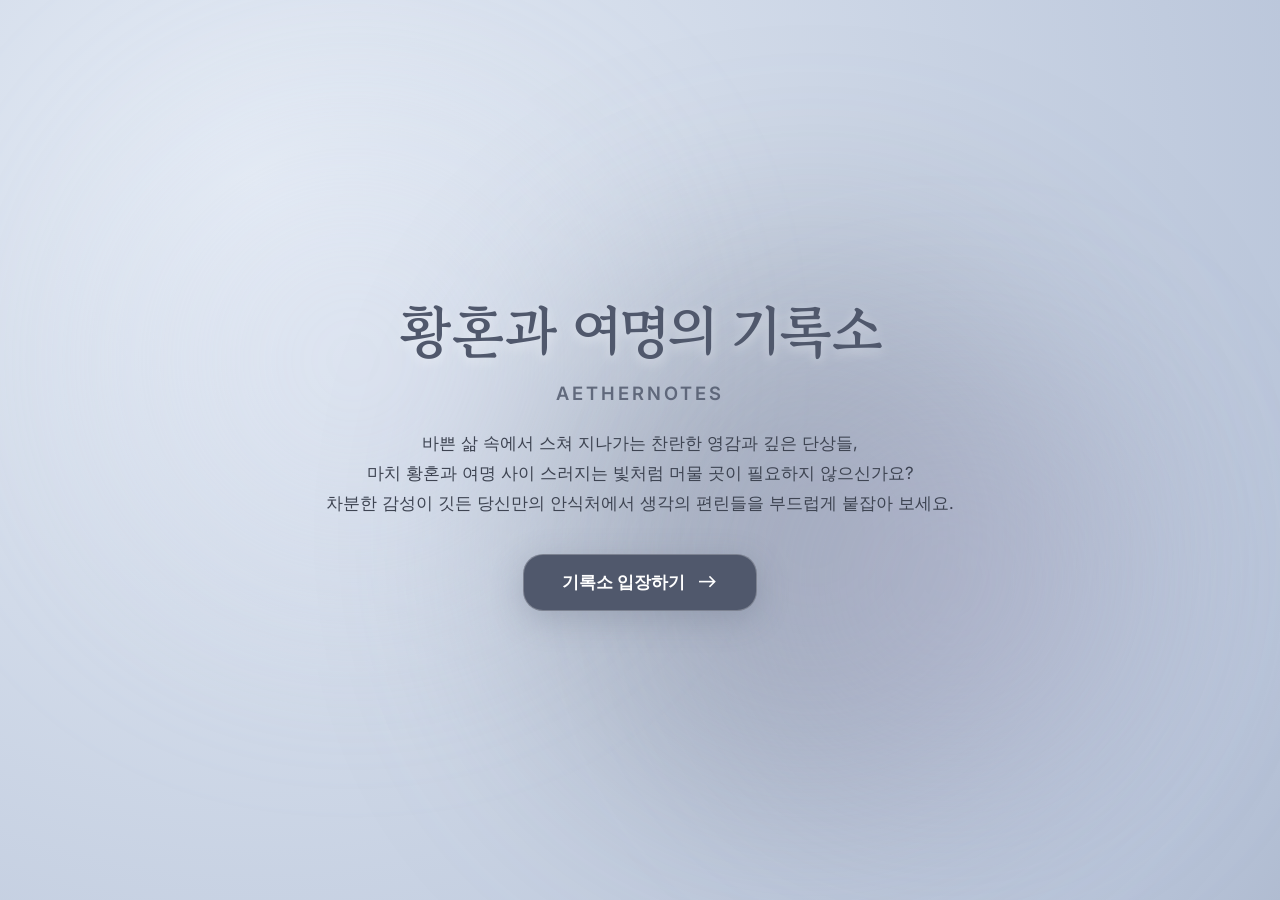
<file: docs/index.html>
<!doctype html>
<html lang="ko">
  <head>
    <meta charset="UTF-8" />
    <meta name="viewport" content="width=device-width, initial-scale=1.0" />
    <title>황혼과 여명의 기록소</title>
    <meta name="description" content="황혼과 여명의 기록소" />
    <meta property="og:title" content="황혼과 여명의 기록소" />
    <meta property="og:url" content="https://pjmoo.github.io/260529_HW" />
    <meta property="og:image" content="https://pjmoo.github.io/260529_HW/preview.png" />
    <link rel="icon" type="image/png" href="./favicon-96x96.png" sizes="96x96" />
    <link rel="icon" type="image/svg+xml" href="./favicon.svg" />
    <link rel="shortcut icon" href="./favicon.ico" />
    <link rel="apple-touch-icon" sizes="180x180" href="./apple-touch-icon.png" />
    <link rel="manifest" href="./site.webmanifest" />

    <!-- Google Fonts -->
    <link rel="preconnect" href="https://fonts.googleapis.com" />
    <link rel="preconnect" href="https://fonts.gstatic.com" crossorigin />
    <link
      href="https://fonts.googleapis.com/css2?family=Gowun+Batang:wght@400;700&family=Inter:wght@300;400;500;600;700&family=JetBrains+Mono:wght@400;500&display=swap"
      rel="stylesheet"
    />

    <!-- Material Icons -->
    <link
      rel="stylesheet"
      href="https://fonts.googleapis.com/css2?family=Material+Symbols+Outlined:opsz,wght,FILL,GRAD@20..48,100..700,0..1,-50..200"
    />

    <link rel="stylesheet" href="style.css" />

    <style>
      /* ─── 랜딩 페이지 전용 스타일 ─── */
      body {
        justify-content: center;
        align-items: center;
      }
      .landing-wrapper {
        position: relative;
        z-index: 10;
        width: 100%;
        max-width: 1200px;
        margin: 0 auto;
        padding: 40px 24px;
        display: flex;
        flex-direction: column;
        align-items: center;
        gap: 40px;
      }
      .landing-header {
        text-align: center;
        animation: fadeInDown 1.2s cubic-bezier(0.16, 1, 0.3, 1) both;
      }
      .landing-title {
        font-family: var(--font-fancy);
        font-size: 3.5rem;
        font-weight: 700;
        color: var(--color-deep-steel);
        letter-spacing: -1px;
        text-shadow: 0 4px 12px rgba(255, 255, 255, 0.45);
        margin-bottom: 12px;
      }
      .landing-subtitle {
        font-size: 1.15rem;
        letter-spacing: 3px;
        color: rgba(80, 88, 108, 0.85);
        text-transform: uppercase;
        font-weight: 600;
        margin-bottom: 24px;
      }
      .landing-desc {
        max-width: 640px;
        font-size: 1.05rem;
        line-height: 1.8;
        color: #3e4452;
        margin: 0 auto 36px auto;
        word-break: keep-all;
      }
      .btn-container {
        display: flex;
        justify-content: center;
        margin-top: 10px;
      }
      .landing-enter-btn {
        display: inline-flex;
        align-items: center;
        gap: 12px;
        padding: 16px 38px;
        border-radius: 20px;
        background: var(--color-deep-steel);
        color: #ffffff;
        font-size: 1.05rem;
        font-weight: 600;
        text-decoration: none;
        box-shadow: 0 8px 32px rgba(80, 88, 108, 0.25);
        transition: var(--transition-cozy);
        border: 1px solid rgba(255, 255, 255, 0.25);
        cursor: pointer;
      }
      .landing-enter-btn i {
        font-size: 1.3rem;
        transition: transform 0.3s ease;
      }
      .landing-enter-btn:hover {
        background: #404656;
        box-shadow: 0 12px 40px rgba(80, 88, 108, 0.4);
        transform: translateY(-4px);
      }
      .landing-enter-btn:hover i {
        transform: translateX(6px);
      }
      .landing-enter-btn:active {
        transform: translateY(-1px);
      }


      /* 애니메이션 정의 */
      @keyframes fadeInDown {
        from {
          opacity: 0;
          transform: translateY(-25px);
        }
        to {
          opacity: 1;
          transform: translateY(0);
        }
      }
      @keyframes fadeIn {
        from {
          opacity: 0;
        }
        to {
          opacity: 1;
        }
      }

      /* 모바일 최적화 반응형 */
      @media (max-width: 768px) {
        .landing-title {
          font-size: 2.4rem;
        }
        .landing-subtitle {
          font-size: 0.95rem;
          letter-spacing: 2px;
        }
        .landing-desc {
          font-size: 0.95rem;
          padding: 0 16px;
        }
        .landing-enter-btn {
          padding: 14px 30px;
          font-size: 0.95rem;
        }
      }
    </style>
  </head>
  <body>
    <!-- 몽환적인 백그라운드 오브 -->
    <div class="orb-container">
      <div class="orb orb-1"></div>
      <div class="orb orb-2"></div>
      <div class="orb orb-3"></div>
    </div>

    <div class="landing-wrapper">
      <header class="landing-header">
        <h1 class="landing-title">황혼과 여명의 기록소</h1>
        <p class="landing-subtitle">AetherNotes</p>
        <p class="landing-desc">
          바쁜 삶 속에서 스쳐 지나가는 찬란한 영감과 깊은 단상들, <br />
          마치 황혼과 여명 사이 스러지는 빛처럼 머물 곳이 필요하지 않으신가요?<br />
          차분한 감성이 깃든 당신만의 안식처에서 생각의 편린들을 부드럽게 붙잡아 보세요.
        </p>
        <div class="btn-container">
          <a href="memo.html" class="landing-enter-btn">
            <span>기록소 입장하기</span>
            <i class="material-symbols-outlined">east</i>
          </a>
        </div>
      </header>




    </div>
  </body>
</html>
</file>
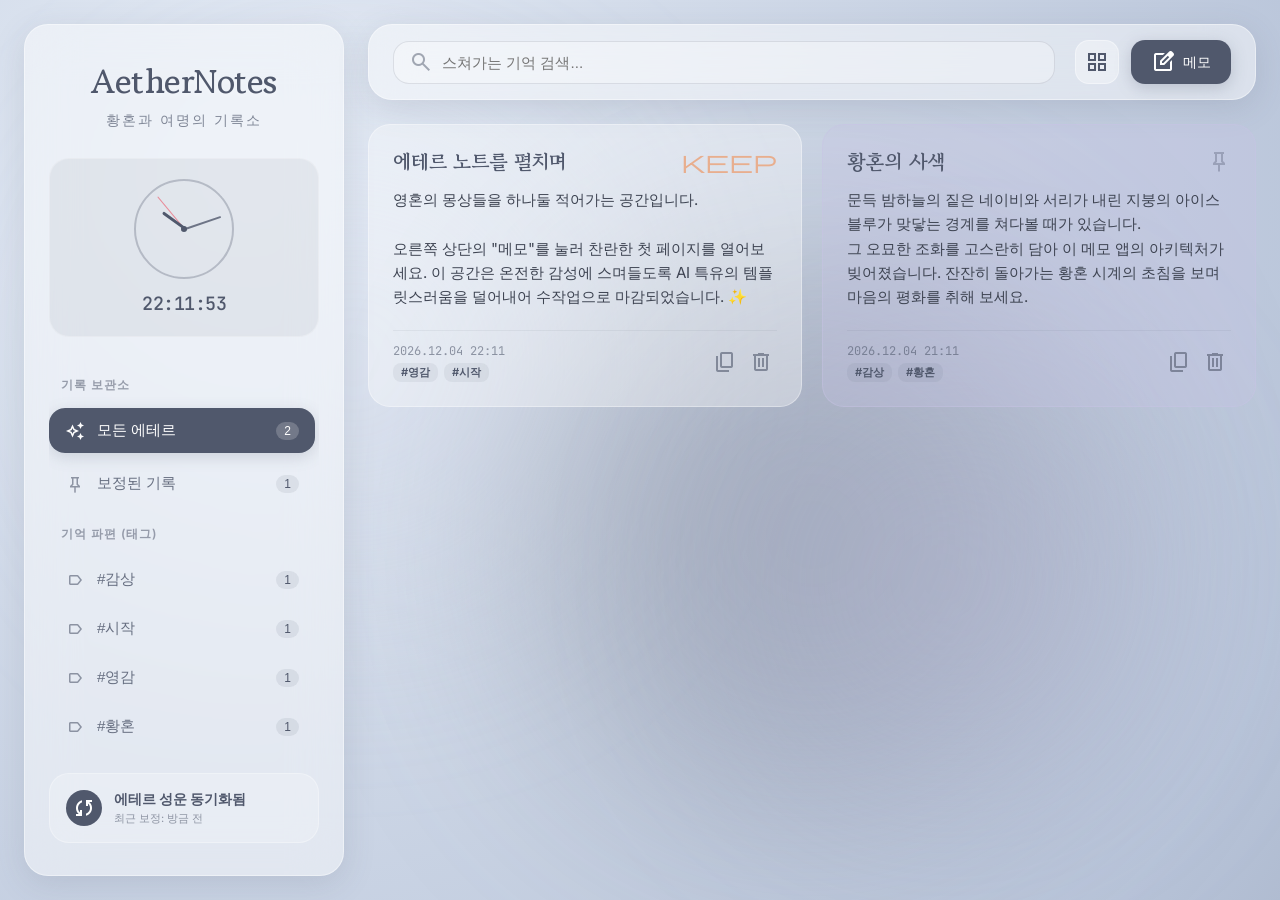
<file: docs/memo.html>
<!doctype html>
<html lang="ko">
  <head>
    <meta charset="UTF-8" />
    <meta name="viewport" content="width=device-width, initial-scale=1.0" />
    <title>황혼과 여명의 기록소</title>
    <link rel="icon" type="image/png" href="favicon-96x96.png" sizes="96x96" />
    <link rel="icon" type="image/svg+xml" href="favicon.svg" />
    <link rel="shortcut icon" href="favicon.ico" />
    <link rel="apple-touch-icon" sizes="180x180" href="apple-touch-icon.png" />
    <link rel="manifest" href="site.webmanifest" />

    <!-- Google Fonts -->
    <link rel="preconnect" href="https://fonts.googleapis.com" />
    <link rel="preconnect" href="https://fonts.gstatic.com" crossorigin />
    <link
      href="https://fonts.googleapis.com/css2?family=Gowun+Batang:wght@400;700&family=Inter:wght@300;400;500;600;700&family=JetBrains+Mono:wght@400;500&display=swap"
      rel="stylesheet"
    />

    <!-- Material Icons -->
    <link
      rel="stylesheet"
      href="https://fonts.googleapis.com/css2?family=Material+Symbols+Outlined:opsz,wght,FILL,GRAD@20..48,100..700,0..1,-50..200"
    />

    <link rel="stylesheet" href="style.css" />
  </head>
  <body>
    <!-- 몽환적인 백그라운드 오브 -->
    <div class="orb-container">
      <div class="orb orb-1"></div>
      <div class="orb orb-2"></div>
      <div class="orb orb-3"></div>
    </div>

    <div class="app-container">
      <!-- ─── 좌측 사이드바 ─── -->
      <aside class="sidebar glass-panel">
        <a href="index.html" class="brand-link">
          <div class="brand-section">
            <h1 class="brand-title">AetherNotes</h1>
            <p class="brand-subtitle">황혼과 여명의 기록소</p>
          </div>
        </a>

        <!-- 시계 위젯 -->
        <div class="clock-widget">
          <div class="analog-clock">
            <div class="clock-face">
              <div id="hour-hand" class="hand hour-hand"></div>
              <div id="min-hand" class="hand minute-hand"></div>
              <div id="sec-hand" class="hand second-hand"></div>
              <div class="center-pin"></div>
            </div>
          </div>
          <div id="digital-clock" class="digital-time">00:00:00</div>
        </div>

        <!-- 메뉴 단상 -->
        <nav class="sidebar-menu">
          <span class="menu-header">기록 보관소</span>
          <button
            id="menu-all"
            class="menu-item active"
            onclick="filterByTag('all')"
          >
            <i class="material-symbols-outlined">auto_awesome</i>
            <span>모든 에테르</span>
            <span id="badge-all" class="badge">0</span>
          </button>
          <button id="menu-pin" class="menu-item" onclick="filterByPinned()">
            <i class="material-symbols-outlined">push_pin</i>
            <span>보정된 기록</span>
            <span id="badge-pinned" class="badge">0</span>
          </button>

          <span class="menu-header">기억 파편 (태그)</span>
          <div
            id="tag-menu-list"
            style="display: flex; flex-direction: column; gap: 4px"
          >
            <!-- 태그 목록 동적 생성 -->
          </div>
        </nav>

        <!-- 동기화 정보 단상 -->
        <div class="sync-widget">
          <button
            id="sync-button"
            class="sync-btn"
            onclick="triggerSyncSimulation()"
          >
            <i class="material-symbols-outlined">sync</i>
          </button>
          <div class="sync-info">
            <div id="sync-status-text" class="sync-status">
              에테르 성운 동기화됨
            </div>
            <div id="sync-time-text" class="sync-time">최근 보정: 방금 전</div>
          </div>
        </div>
      </aside>

      <!-- ─── 메인 캔버스 ─── -->
      <main class="main-canvas">
        <!-- 상단 툴바 -->
        <header class="header-toolbar glass-panel">
          <div class="search-container">
            <i class="material-symbols-outlined search-icon">search</i>
            <input
              type="text"
              id="search-input"
              class="search-input"
              placeholder="스쳐가는 기억 검색..."
              oninput="handleSearch()"
            />
          </div>
          <div class="toolbar-actions">
            <button
              class="btn-icon"
              onclick="toggleLayoutView()"
              title="보기 전환"
            >
              <i id="layout-icon" class="material-symbols-outlined"
                >grid_view</i
              >
            </button>
            <button class="btn-primary" onclick="openNewEditor()">
              <i class="material-symbols-outlined">edit_square</i>
              <span>메모</span>
            </button>
          </div>
        </header>

        <!-- 메모 보드 Grid -->
        <section id="notes-board" class="notes-board">
          <!-- 노트를 동적으로 렌더링 -->
        </section>
      </main>
    </div>

    <!-- ─── 글쓰기 집중 에디터 모달 ─── -->
    <div id="editor-modal" class="editor-modal">
      <div
        id="editor-container"
        class="editor-container glass-panel theme-default"
      >
        <!-- 에디터 헤더 -->
        <header class="editor-header">
          <div class="editor-preset-selectors">
            <div
              class="preset-dot p-default active"
              onclick="setEditorTheme('theme-default', this)"
            ></div>
            <div
              class="preset-dot p-purple"
              onclick="setEditorTheme('theme-purple', this)"
            ></div>
            <div
              class="preset-dot p-mint"
              onclick="setEditorTheme('theme-mint', this)"
            ></div>
            <div
              class="preset-dot p-peach"
              onclick="setEditorTheme('theme-peach', this)"
            ></div>
          </div>

          <div id="editor-status" class="editor-save-status">
            <span></span> 에테르 안전함
          </div>
        </header>

        <!-- 에디터 입력부 -->
        <div class="editor-body">
          <input
            type="text"
            id="editor-title"
            class="editor-title-input"
            placeholder="기록의 이름..."
            oninput="triggerAutosave()"
          />
          <textarea
            id="editor-text"
            class="editor-textarea"
            placeholder="여기에 당신의 몽상을 흘려보내세요..."
            oninput="triggerAutosave()"
          ></textarea>
          <input
            type="text"
            id="editor-tags"
            class="editor-tags-input"
            placeholder="쉼표(,)로 태그를 구별해 보세요 (예: 일상, 영감)"
            oninput="triggerAutosave()"
          />
        </div>

        <!-- 에디터 푸터 -->
        <footer class="editor-footer">
          <button
            id="editor-zen-btn"
            class="editor-zen-btn"
            onclick="toggleZenTimer()"
          >
            <i class="material-symbols-outlined">hourglass_empty</i>
            <span id="editor-zen-text">몰입 타이머 개시</span>
          </button>

          <div class="editor-actions">
            <button class="btn-secondary" onclick="closeEditor()">닫기</button>
          </div>
        </footer>
      </div>
    </div>

    <!-- ─── 기록 미리보기 모달 ─── -->
    <div id="preview-modal" class="editor-modal">
      <div id="preview-container" class="editor-container glass-panel">
        <!-- 헤더: 제목과 핀 상태 -->
        <header class="editor-header">
          <div class="preview-header-left">
            <h2 id="preview-title" class="note-title"></h2>
          </div>
          <button
            id="preview-pin-display"
            class="note-pin-btn"
            title="상단 고정"
          >
            <i class="material-symbols-outlined">push_pin</i>
          </button>
        </header>

        <!-- 본문: 읽기 전용 텍스트와 태그 -->
        <div class="editor-body preview-mode-body">
          <div id="preview-text" class="preview-text-content"></div>
          <div id="preview-tags" class="note-tags preview-tags-margin"></div>
        </div>

        <!-- 푸터: 날짜 및 작업 버튼 -->
        <footer class="editor-footer">
          <div class="preview-meta">
            <span id="preview-date" class="note-date"></span>
          </div>
          <div class="editor-actions">
            <button id="preview-copy-btn" class="btn-secondary">
              <i class="material-symbols-outlined" style="font-size: 1.2rem"
                >content_copy</i
              >
              복사
            </button>
            <button id="preview-edit-btn" class="btn-primary">
              <i class="material-symbols-outlined" style="font-size: 1.2rem"
                >edit</i
              >
              기록 수정
            </button>
            <button class="btn-secondary" onclick="closePreview()">닫기</button>
          </div>
        </footer>
      </div>
    </div>

    <!-- 토스트 알림 컨테이너 -->
    <div id="toast-container" class="toast-container"></div>

    <!-- 핵심 로직 외부 JS 파일 호출 -->
    <script src="utils.js"></script>
    <script src="clock.js"></script>
    <script src="script.js"></script>
  </body>
</html>
</file>
<file: docs/style.css>
/* ─── 디자인 시스템 & 변수 선언 ─── */
:root {
  --color-ice-blue: #dce2f0;
  --color-deep-steel: #50586c;
  --color-bg-gradient-1: #e4ebf5;
  --color-bg-gradient-2: #b8c4d9;
  --color-bg-gradient-3: #50586c;
  --color-accent-purple: #c7c3e4;
  --color-accent-mint: #c4e4db;
  --color-accent-peach: #e4c4c7;
  --font-fancy: "Gowun Batang", Georgia, serif;
  --font-sans: "Inter", "Pretendard", sans-serif;
  --font-mono: "JetBrains Mono", monospace;
  --transition-cozy: all 0.4s cubic-bezier(0.16, 1, 0.3, 1);
  --transition-fast: all 0.2s ease;
  --shadow-ambient: 0 8px 32px 0 rgba(80, 88, 108, 0.15);
  --shadow-focus: 0 12px 48px 0 rgba(80, 88, 108, 0.25);
}

* {
  box-sizing: border-box;
  margin: 0;
  padding: 0;
}

body {
  font-family: var(--font-sans);
  color: #333946;
  background: radial-gradient(
    circle at 10% 10%,
    var(--color-bg-gradient-1) 0%,
    var(--color-bg-gradient-2) 40%,
    var(--color-bg-gradient-3) 100%
  );
  background-size: 200% 200%;
  animation: ambientShift 30s ease infinite alternate;
  min-height: 100vh;
  overflow-x: hidden;
  display: flex;
  position: relative;
}

@keyframes ambientShift {
  0% {
    background-position: 0% 10%;
  }
  50% {
    background-position: 50% 50%;
  }
  100% {
    background-position: 100% 90%;
  }
}

::-webkit-scrollbar {
  width: 6px;
  height: 6px;
}
::-webkit-scrollbar-track {
  background: rgba(255, 255, 255, 0.05);
}
::-webkit-scrollbar-thumb {
  background: rgba(80, 88, 108, 0.25);
  border-radius: 4px;
}
::-webkit-scrollbar-thumb:hover {
  background: rgba(80, 88, 108, 0.4);
}

.orb-container {
  position: fixed;
  inset: 0;
  overflow: hidden;
  pointer-events: none;
  z-index: 0;
}
.orb {
  position: absolute;
  border-radius: 50%;
  filter: blur(120px);
  opacity: 0.35;
  animation: orbFloat 25s ease-in-out infinite alternate;
}
.orb-1 {
  width: 450px;
  height: 450px;
  background: var(--color-ice-blue);
  top: 15%;
  left: 10%;
  animation-duration: 22s;
}
.orb-2 {
  width: 550px;
  height: 550px;
  background: var(--color-deep-steel);
  bottom: 10%;
  right: 15%;
  animation-duration: 28s;
}
.orb-3 {
  width: 350px;
  height: 350px;
  background: var(--color-accent-purple);
  top: 45%;
  left: 60%;
  animation-duration: 18s;
}

@keyframes orbFloat {
  0% {
    transform: translate(0, 0) scale(1) rotate(0deg);
  }
  100% {
    transform: translate(120px, 90px) scale(1.15) rotate(180deg);
  }
}

.app-container {
  position: relative;
  z-index: 10;
  display: flex;
  width: 100%;
  max-width: 1600px;
  margin: 0 auto;
  min-height: 100vh;
  padding: 24px;
  gap: 24px;
}
.glass-panel {
  background: rgba(255, 255, 255, 0.45);
  backdrop-filter: blur(25px);
  -webkit-backdrop-filter: blur(25px);
  border: 1px solid rgba(255, 255, 255, 0.4);
  border-radius: 24px;
  box-shadow: var(--shadow-ambient);
  transition: var(--transition-cozy);
}
.glass-panel:hover {
  background: rgba(255, 255, 255, 0.5);
  border-color: rgba(255, 255, 255, 0.5);
}

.sidebar {
  width: 320px;
  min-width: 320px;
  padding: 32px 24px;
  display: flex;
  flex-direction: column;
  height: calc(100vh - 48px);
  position: sticky;
  top: 24px;
}
.brand-section {
  text-align: center;
  margin-bottom: 28px;
}
.brand-title {
  font-family: var(--font-fancy);
  font-size: 2.1rem;
  font-weight: 700;
  color: var(--color-deep-steel);
  letter-spacing: -0.5px;
  text-shadow: 0 2px 4px rgba(255, 255, 255, 0.4);
  margin-bottom: 6px;
}
.brand-subtitle {
  font-size: 0.85rem;
  letter-spacing: 2px;
  color: rgba(80, 88, 108, 0.7);
  text-transform: uppercase;
}

.clock-widget {
  background: rgba(80, 88, 108, 0.08);
  border: 1px solid rgba(255, 255, 255, 0.25);
  border-radius: 20px;
  padding: 20px;
  margin-bottom: 28px;
  display: flex;
  flex-direction: column;
  align-items: center;
  gap: 12px;
  position: relative;
}
.analog-clock {
  width: 100px;
  height: 100px;
  border: 2px solid rgba(80, 88, 108, 0.3);
  border-radius: 50%;
  position: relative;
}
.analog-clock .clock-face {
  position: relative;
  width: 100%;
  height: 100%;
}
.analog-clock .hand {
  position: absolute;
  bottom: 50%;
  left: 50%;
  transform-origin: bottom center;
  border-radius: 4px;
}
.analog-clock .hour-hand {
  width: 3px;
  height: 28px;
  background: var(--color-deep-steel);
  z-index: 3;
}
.analog-clock .minute-hand {
  width: 2px;
  height: 38px;
  background: rgba(80, 88, 108, 0.8);
  z-index: 2;
}
.analog-clock .second-hand {
  width: 1px;
  height: 42px;
  background: #e88e9b;
  z-index: 1;
}
.analog-clock .center-pin {
  position: absolute;
  top: 50%;
  left: 50%;
  transform: translate(-50%, -50%);
  width: 6px;
  height: 6px;
  background: var(--color-deep-steel);
  border-radius: 50%;
  z-index: 4;
}
.digital-time {
  font-family: var(--font-mono);
  font-size: 1.15rem;
  font-weight: 500;
  color: var(--color-deep-steel);
  letter-spacing: -0.5px;
}

.sidebar-menu {
  flex: 1;
  display: flex;
  flex-direction: column;
  gap: 8px;
  overflow-y: auto;
  margin-bottom: 20px;
  padding-right: 4px;
}
.menu-header {
  font-size: 0.75rem;
  font-weight: 600;
  color: rgba(80, 88, 108, 0.55);
  text-transform: uppercase;
  letter-spacing: 1px;
  margin: 12px 0 6px 12px;
}
.menu-item {
  display: flex;
  align-items: center;
  gap: 12px;
  padding: 12px 16px;
  border-radius: 16px;
  font-size: 0.95rem;
  font-weight: 500;
  color: rgba(80, 88, 108, 0.85);
  cursor: pointer;
  transition: var(--transition-fast);
  background: transparent;
  border: none;
  text-align: left;
  width: 100%;
}
.menu-item i {
  font-size: 1.25rem;
  color: rgba(80, 88, 108, 0.6);
}
.menu-item:hover {
  background: rgba(255, 255, 255, 0.35);
  color: var(--color-deep-steel);
}
.menu-item.active {
  background: var(--color-deep-steel);
  color: #ffffff;
  box-shadow: 0 4px 16px rgba(80, 88, 108, 0.2);
}
.menu-item.active i {
  color: #ffffff;
}
.menu-item .badge {
  margin-left: auto;
  font-size: 0.75rem;
  background: rgba(80, 88, 108, 0.1);
  padding: 2px 8px;
  border-radius: 10px;
  color: var(--color-deep-steel);
}
.menu-item.active .badge {
  background: rgba(255, 255, 255, 0.2);
  color: #ffffff;
}

.sync-widget {
  padding: 16px;
  border-radius: 20px;
  background: rgba(255, 255, 255, 0.2);
  border: 1px solid rgba(255, 255, 255, 0.3);
  display: flex;
  align-items: center;
  gap: 12px;
}
.sync-btn {
  width: 36px;
  height: 36px;
  border-radius: 50%;
  background: var(--color-deep-steel);
  color: #ffffff;
  border: none;
  display: flex;
  align-items: center;
  justify-content: center;
  cursor: pointer;
  transition: var(--transition-fast);
}
.sync-btn:hover {
  transform: rotate(45deg);
  background: #404656;
}
.sync-btn.spinning i {
  animation: spin 1s linear infinite;
}
@keyframes spin {
  100% {
    transform: rotate(360deg);
  }
}
.sync-info {
  flex: 1;
}
.sync-status {
  font-size: 0.85rem;
  font-weight: 600;
  color: var(--color-deep-steel);
  margin-bottom: 2px;
}
.sync-time {
  font-size: 0.7rem;
  color: rgba(80, 88, 108, 0.6);
}

.main-canvas {
  flex: 1;
  display: flex;
  flex-direction: column;
  gap: 24px;
}
.header-toolbar {
  padding: 16px 24px;
  display: flex;
  align-items: center;
  gap: 20px;
  height: 76px;
}
.search-container {
  flex: 1;
  position: relative;
  display: flex;
  align-items: center;
}
.search-input {
  width: 100%;
  padding: 12px 16px 12px 48px;
  border-radius: 16px;
  border: 1px solid rgba(80, 88, 108, 0.15);
  background: rgba(255, 255, 255, 0.3);
  font-size: 0.95rem;
  color: var(--color-deep-steel);
  outline: none;
  transition: var(--transition-fast);
}
.search-input:focus {
  background: rgba(255, 255, 255, 0.6);
  border-color: var(--color-deep-steel);
  box-shadow: 0 0 0 3px rgba(80, 88, 108, 0.1);
}
.search-icon {
  position: absolute;
  left: 16px;
  color: rgba(80, 88, 108, 0.5);
  pointer-events: none;
}
.toolbar-actions {
  display: flex;
  align-items: center;
  gap: 12px;
}
.btn-icon {
  width: 44px;
  height: 44px;
  border-radius: 14px;
  background: rgba(255, 255, 255, 0.35);
  border: 1px solid rgba(255, 255, 255, 0.4);
  color: var(--color-deep-steel);
  display: flex;
  align-items: center;
  justify-content: center;
  cursor: pointer;
  transition: var(--transition-fast);
}
.btn-icon:hover {
  background: rgba(255, 255, 255, 0.65);
  transform: translateY(-2px);
}
.btn-icon:active {
  transform: translateY(0);
}
.btn-primary {
  display: flex;
  align-items: center;
  gap: 8px;
  padding: 0 20px;
  height: 44px;
  border-radius: 14px;
  background: var(--color-deep-steel);
  color: #ffffff;
  font-weight: 500;
  font-size: 0.9rem;
  border: none;
  cursor: pointer;
  box-shadow: 0 4px 16px rgba(80, 88, 108, 0.25);
  transition: var(--transition-cozy);
}
.btn-primary:hover {
  background: #404656;
  box-shadow: 0 8px 24px rgba(80, 88, 108, 0.35);
  transform: translateY(-2px);
}
.btn-primary:active {
  transform: translateY(0);
}

.notes-board {
  flex: 1;
  display: grid;
  grid-template-columns: repeat(auto-fill, minmax(320px, 1fr));
  grid-auto-rows: max-content;
  gap: 20px;
  padding-bottom: 40px;
}
.notes-board.list-view {
  grid-template-columns: 1fr;
}

.note-card {
  padding: 24px;
  display: flex;
  flex-direction: column;
  position: relative;
  overflow: hidden;
  min-height: 240px;
  border-radius: 22px;
  transition: var(--transition-cozy);
  animation: cardFadeIn 0.5s cubic-bezier(0.16, 1, 0.3, 1) both;
}
@keyframes cardFadeIn {
  from {
    opacity: 0;
    transform: translateY(20px);
  }
  to {
    opacity: 1;
    transform: translateY(0);
  }
}

.note-card.theme-default {
  background: rgba(255, 255, 255, 0.35);
  border: 1px solid rgba(255, 255, 255, 0.35);
}
.note-card.theme-purple {
  background: rgba(199, 195, 228, 0.3);
  border: 1px solid rgba(199, 195, 228, 0.4);
}
.note-card.theme-mint {
  background: rgba(196, 228, 219, 0.3);
  border: 1px solid rgba(196, 228, 219, 0.4);
}
.note-card.theme-peach {
  background: rgba(228, 196, 199, 0.3);
  border: 1px solid rgba(228, 196, 199, 0.4);
}
.note-card:hover {
  transform: translateY(-6px) scale(1.01);
  box-shadow: var(--shadow-focus);
  background: rgba(255, 255, 255, 0.55);
}
.note-card::before {
  content: "";
  position: absolute;
  left: 0;
  top: 0;
  width: 4px;
  height: 100%;
  background: var(--color-deep-steel);
  opacity: 0;
  transition: var(--transition-fast);
}
.note-card:hover::before {
  opacity: 0.7;
}

.note-header {
  display: flex;
  align-items: flex-start;
  justify-content: space-between;
  margin-bottom: 12px;
  gap: 12px;
}
.note-title {
  font-family: var(--font-fancy);
  font-size: 1.25rem;
  font-weight: 700;
  color: var(--color-deep-steel);
  line-height: 1.3;
  word-break: break-word;
}
.note-pin-btn {
  color: rgba(80, 88, 108, 0.35);
  cursor: pointer;
  transition: var(--transition-fast);
  background: none;
  border: none;
}
.note-pin-btn:hover,
.note-card.pinned .note-pin-btn {
  color: #e8ae8e;
}
.note-body {
  font-size: 0.95rem;
  line-height: 1.6;
  color: #3e4452;
  flex: 1;
  margin-bottom: 20px;
  white-space: pre-wrap;
  display: -webkit-box;
  -webkit-line-clamp: 5;
  -webkit-box-orient: vertical;
  overflow: hidden;
  word-break: break-word;
}
.notes-board.list-view .note-body {
  -webkit-line-clamp: 2;
}

.note-footer {
  display: flex;
  align-items: center;
  justify-content: space-between;
  border-top: 1px solid rgba(80, 88, 108, 0.08);
  padding-top: 12px;
  margin-top: auto;
}
.note-meta {
  display: flex;
  flex-direction: column;
  gap: 4px;
}
.note-date {
  font-size: 0.75rem;
  color: rgba(80, 88, 108, 0.6);
  font-family: var(--font-mono);
}
.note-tags {
  display: flex;
  flex-wrap: wrap;
  gap: 6px;
}
.tag-pill {
  font-size: 0.7rem;
  font-weight: 600;
  padding: 2px 8px;
  border-radius: 8px;
  background: rgba(80, 88, 108, 0.08);
  color: var(--color-deep-steel);
}

.note-actions {
  display: flex;
  align-items: center;
  gap: 4px;
}
.action-btn {
  width: 32px;
  height: 32px;
  border-radius: 8px;
  display: flex;
  align-items: center;
  justify-content: center;
  color: rgba(80, 88, 108, 0.6);
  background: transparent;
  border: none;
  cursor: pointer;
  transition: var(--transition-fast);
}
.action-btn:hover {
  background: rgba(255, 255, 255, 0.5);
  color: var(--color-deep-steel);
}
.action-btn.delete-btn:hover {
  background: rgba(228, 196, 199, 0.5);
  color: #ba3c46;
}

.focus-timer-badge {
  display: flex;
  align-items: center;
  gap: 6px;
  font-family: var(--font-mono);
  font-size: 0.8rem;
  font-weight: 600;
  padding: 4px 10px;
  border-radius: 12px;
  background: rgba(228, 196, 199, 0.5);
  color: #9c3b43;
  animation: pulseGlow 2s infinite;
}
@keyframes pulseGlow {
  0% {
    box-shadow: 0 0 0 0 rgba(228, 196, 199, 0.6);
  }
  70% {
    box-shadow: 0 0 0 8px rgba(228, 196, 199, 0);
  }
  100% {
    box-shadow: 0 0 0 0 rgba(228, 196, 199, 0);
  }
}

.editor-modal {
  position: fixed;
  inset: 0;
  z-index: 100;
  background: rgba(80, 88, 108, 0.25);
  backdrop-filter: blur(16px);
  display: flex;
  align-items: center;
  justify-content: center;
  opacity: 0;
  pointer-events: none;
  transition: var(--transition-cozy);
}
.editor-modal.active {
  opacity: 1;
  pointer-events: auto;
}
.editor-container {
  width: 90%;
  max-width: 780px;
  height: 85vh;
  border-radius: 28px;
  display: flex;
  flex-direction: column;
  overflow: hidden;
  box-shadow: var(--shadow-focus);
  transform: translateY(40px) scale(0.95);
  transition: var(--transition-cozy);
}
.editor-modal.active .editor-container {
  transform: translateY(0) scale(1);
}

.editor-header {
  padding: 24px 32px;
  background: rgba(255, 255, 255, 0.6);
  border-bottom: 1px solid rgba(80, 88, 108, 0.08);
  display: flex;
  align-items: center;
  justify-content: space-between;
}
.editor-preset-selectors {
  display: flex;
  gap: 8px;
}
.preset-dot {
  width: 24px;
  height: 24px;
  border-radius: 50%;
  cursor: pointer;
  border: 2px solid transparent;
  transition: var(--transition-fast);
}
.preset-dot.active {
  border-color: var(--color-deep-steel);
  transform: scale(1.15);
}
.preset-dot.p-default {
  background: #ffffff;
  border: 1px solid rgba(80, 88, 108, 0.2);
}
.preset-dot.p-purple {
  background: var(--color-accent-purple);
}
.preset-dot.p-mint {
  background: var(--color-accent-mint);
}
.preset-dot.p-peach {
  background: var(--color-accent-peach);
}
.editor-save-status {
  font-size: 0.8rem;
  color: rgba(80, 88, 108, 0.6);
  display: flex;
  align-items: center;
  gap: 6px;
}
.editor-save-status span {
  display: inline-block;
  width: 6px;
  height: 6px;
  background: #73bc97;
  border-radius: 50%;
}
.editor-save-status.saving span {
  background: #e8ae8e;
  animation: pulse 1s infinite alternate;
}
@keyframes pulse {
  100% {
    opacity: 0.3;
  }
}

.editor-body {
  flex: 1;
  padding: 32px 48px;
  background: rgba(255, 255, 255, 0.5);
  display: flex;
  flex-direction: column;
  gap: 16px;
  overflow-y: auto;
  position: relative;
}
.editor-body::before {
  content: "";
  position: absolute;
  inset: 0;
  background-image: linear-gradient(
    rgba(80, 88, 108, 0.04) 1px,
    transparent 1px
  );
  background-size: 100% 32px;
  pointer-events: none;
  z-index: 0;
}
.editor-title-input {
  font-family: var(--font-fancy);
  font-size: 1.8rem;
  font-weight: 700;
  border: none;
  background: transparent;
  outline: none;
  color: var(--color-deep-steel);
  width: 100%;
  z-index: 1;
  position: relative;
}
.editor-title-input::placeholder {
  color: rgba(80, 88, 108, 0.35);
}
.editor-textarea {
  font-family: var(--font-sans);
  font-size: 1.05rem;
  line-height: 32px;
  border: none;
  background: transparent;
  outline: none;
  color: #3e4452;
  width: 100%;
  flex: 1;
  resize: none;
  z-index: 1;
  position: relative;
}
.editor-textarea::placeholder {
  color: rgba(80, 88, 108, 0.35);
}
.editor-tags-input {
  border: none;
  background: rgba(255, 255, 255, 0.4);
  padding: 10px 16px;
  border-radius: 12px;
  font-size: 0.9rem;
  outline: none;
  color: var(--color-deep-steel);
  z-index: 1;
  border: 1px solid rgba(80, 88, 108, 0.08);
}
.editor-tags-input:focus {
  border-color: rgba(80, 88, 108, 0.2);
}

.editor-footer {
  padding: 20px 32px;
  background: rgba(255, 255, 255, 0.6);
  border-top: 1px solid rgba(80, 88, 108, 0.08);
  display: flex;
  justify-content: space-between;
  align-items: center;
}
.editor-zen-btn {
  display: flex;
  align-items: center;
  gap: 6px;
  font-size: 0.85rem;
  font-weight: 500;
  color: rgba(80, 88, 108, 0.7);
  background: transparent;
  border: 1px solid rgba(80, 88, 108, 0.15);
  padding: 8px 14px;
  border-radius: 12px;
  cursor: pointer;
  transition: var(--transition-fast);
}
.editor-zen-btn:hover {
  background: rgba(255, 255, 255, 0.8);
  color: var(--color-deep-steel);
}
.editor-zen-btn.active {
  background: rgba(228, 196, 199, 0.4);
  color: #9c3b43;
  border-color: rgba(228, 196, 199, 0.6);
}
.editor-actions {
  display: flex;
  gap: 12px;
}
.btn-secondary {
  padding: 0 20px;
  height: 40px;
  border-radius: 12px;
  background: transparent;
  border: 1px solid rgba(80, 88, 108, 0.2);
  color: var(--color-deep-steel);
  font-weight: 500;
  cursor: pointer;
  transition: var(--transition-fast);
}
.btn-secondary:hover {
  background: rgba(255, 255, 255, 0.8);
}

.toast-container {
  position: fixed;
  bottom: 30px;
  right: 30px;
  z-index: 200;
  display: flex;
  flex-direction: column;
  gap: 10px;
}
.toast {
  padding: 16px 24px;
  border-radius: 16px;
  background: rgba(80, 88, 108, 0.9);
  backdrop-filter: blur(12px);
  color: #ffffff;
  box-shadow: 0 8px 24px rgba(0, 0, 0, 0.15);
  border: 1px solid rgba(255, 255, 255, 0.15);
  display: flex;
  align-items: center;
  gap: 10px;
  font-size: 0.9rem;
  transform: translateY(20px);
  opacity: 0;
  animation: toastIn 0.4s cubic-bezier(0.16, 1, 0.3, 1) forwards;
}
@keyframes toastIn {
  to {
    transform: translateY(0);
    opacity: 1;
  }
}
.toast.hide {
  animation: toastOut 0.4s cubic-bezier(0.16, 1, 0.3, 1) forwards;
}
@keyframes toastOut {
  to {
    transform: translateY(20px);
    opacity: 0;
  }
}

.empty-state {
  grid-column: 1 / -1;
  padding: 80px 20px;
  text-align: center;
  display: flex;
  flex-direction: column;
  align-items: center;
  justify-content: center;
  color: rgba(80, 88, 108, 0.5);
}
.empty-state i {
  font-size: 4rem;
  margin-bottom: 16px;
  opacity: 0.7;
}
.empty-state h3 {
  font-family: var(--font-fancy);
  font-size: 1.5rem;
  margin-bottom: 8px;
  color: var(--color-deep-steel);
}
.empty-state p {
  font-size: 0.9rem;
}

@media (max-width: 992px) {
  .app-container {
    flex-direction: column;
    padding: 16px;
  }
  .sidebar {
    width: 100%;
    min-width: 100%;
    height: auto;
    position: relative;
    top: 0;
    padding: 20px;
  }
  .clock-widget {
    flex-direction: row;
    justify-content: space-around;
    margin-bottom: 16px;
  }
}

/* ─── 미리보기 전용 스타일 ─── */
.preview-mode-body {
  background: rgba(255, 255, 255, 0.4);
  cursor: default;
}

.preview-text-content {
  font-size: 1.1rem;
  line-height: 1.8;
  color: #3e4452;
  white-space: pre-wrap;
  word-break: break-word;
  margin-bottom: 30px;
  z-index: 1;
  position: relative;
}

.preview-tags-margin {
  margin-top: auto;
  padding-top: 20px;
  z-index: 1;
  position: relative;
}

.preview-header-left {
  flex: 1;
  padding-right: 15px;
}

.preview-meta {
  display: flex;
  flex-direction: column;
}

/* ─── 브랜드 링크 스타일 ─── */
.brand-link {
  text-decoration: none;
  display: block;
}
.brand-link:hover .brand-title {
  transform: translateY(-2px);
  color: #404656;
  text-shadow: 0 4px 8px rgba(80, 88, 108, 0.15);
}
.brand-link:hover .brand-subtitle {
  color: rgba(80, 88, 108, 0.95);
}
</file>
